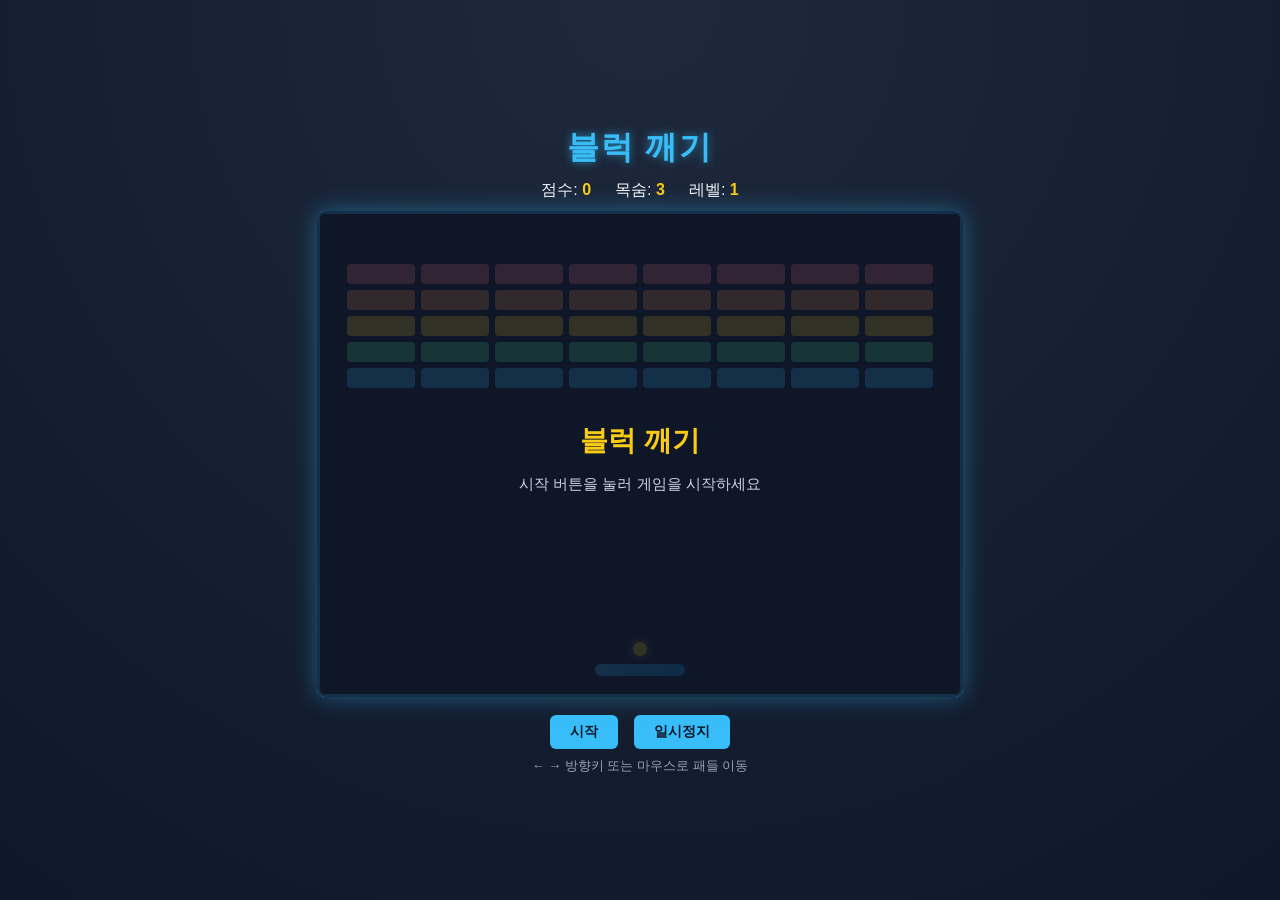
<file: demo/Game02/index.html>
<!DOCTYPE html>
<html lang="ko">
<head>
<meta charset="UTF-8">
<title>블럭깨기 게임</title>
<link rel="stylesheet" href="style.css">
</head>
<body>
  <div class="game-wrap">
    <h1>블럭 깨기</h1>
    <div class="hud">
      <span>점수: <b id="score">0</b></span>
      <span>목숨: <b id="lives">3</b></span>
      <span>레벨: <b id="level">1</b></span>
    </div>
    <div class="canvas-wrap">
      <canvas id="gameCanvas" width="640" height="480"></canvas>
      <div id="overlay" class="overlay">
        <div class="overlay-msg">
          <h2 id="overlayTitle">블럭 깨기</h2>
          <p id="overlaySub">시작 버튼을 눌러 게임을 시작하세요</p>
        </div>
      </div>
    </div>
    <div class="controls">
      <button id="startBtn">시작</button>
      <button id="pauseBtn">일시정지</button>
      <p>← → 방향키 또는 마우스로 패들 이동</p>
    </div>
  </div>
  <script src="game.js"></script>
</body>
</html>
</file>
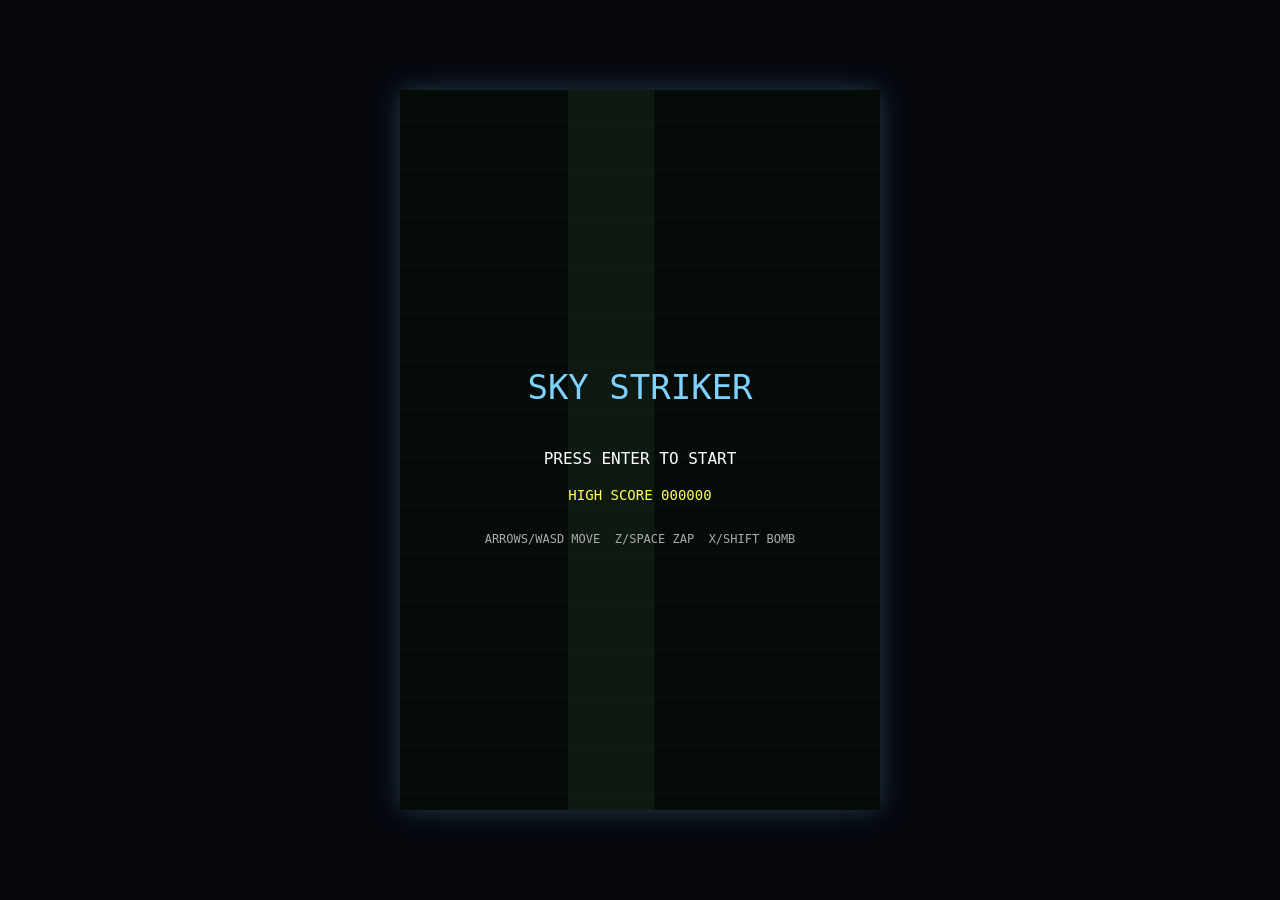
<file: demo/Game03/index.html>
<!DOCTYPE html>
<html lang="ko">
<head>
<meta charset="UTF-8" />
<meta name="viewport" content="width=device-width, initial-scale=1.0" />
<title>Sky Striker</title>
<link rel="stylesheet" href="style.css" />
</head>
<body>
<canvas id="game" width="480" height="720"></canvas>
<script type="module" src="src/main.js"></script>
</body>
</html>
</file>
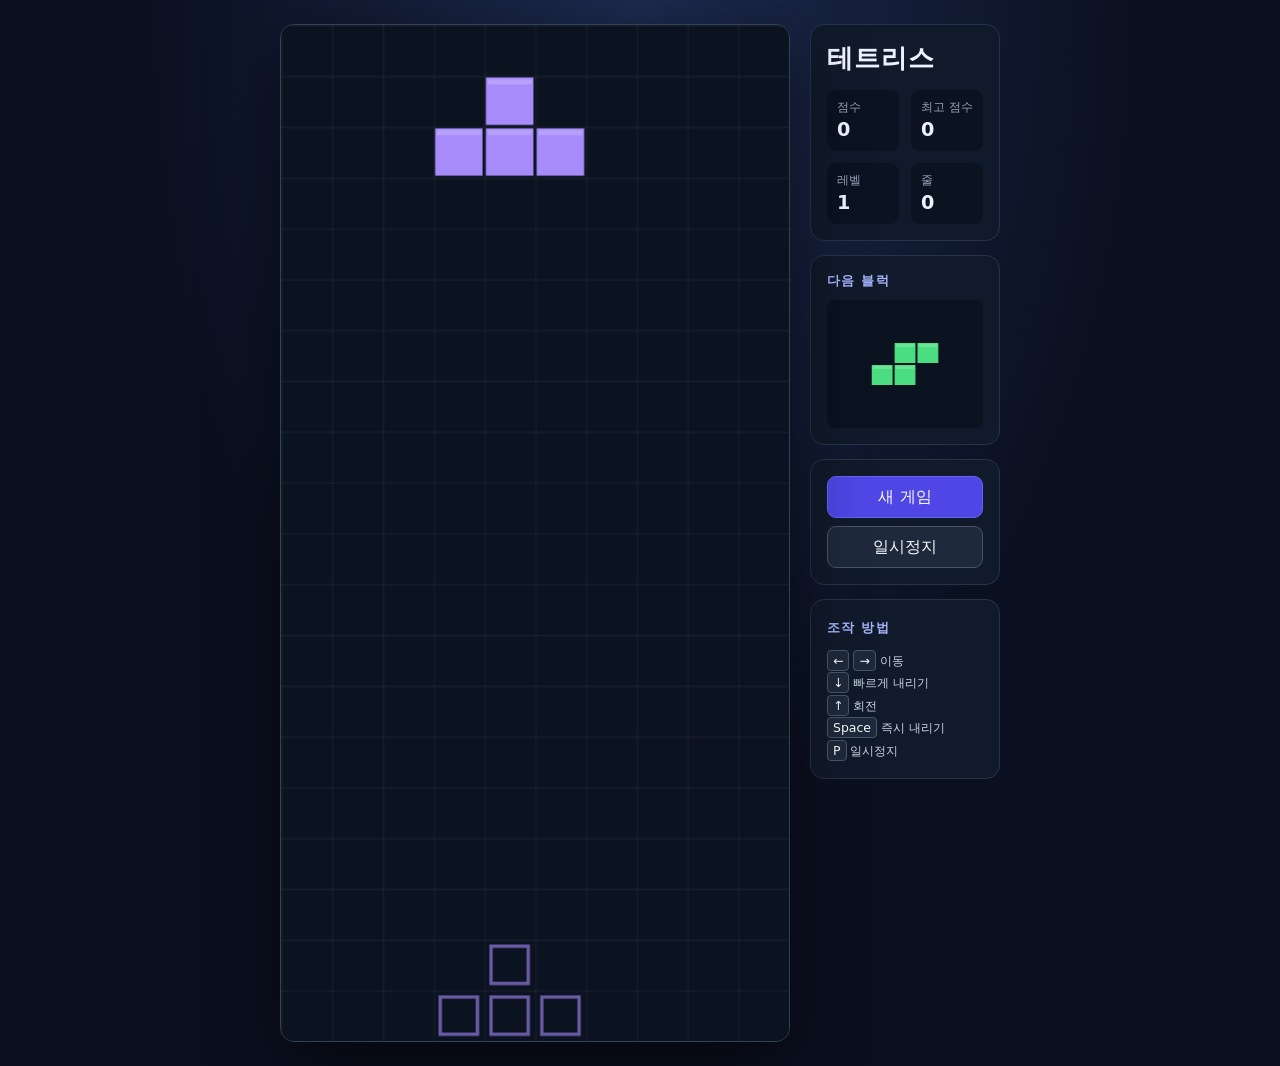
<file: tetris.html>
<!DOCTYPE html>
<html lang="ko">
<head>
  <meta charset="UTF-8">
  <meta name="viewport" content="width=device-width, initial-scale=1">
  <title>테트리스</title>
  <style>
    :root {
      color-scheme: dark;
      font-family: system-ui, -apple-system, BlinkMacSystemFont, "Segoe UI", sans-serif;
      background: #0b1020;
      color: #eef2ff;
    }

    * { box-sizing: border-box; }

    body {
      min-height: 100vh;
      margin: 0;
      display: grid;
      place-items: center;
      padding: 24px;
      background:
        radial-gradient(ellipse at 50% 0%, #1d2b50 0%, transparent 55%),
        #0b1020;
    }

    button { font: inherit; }

    .game {
      width: min(100%, 720px);
      display: grid;
      grid-template-columns: minmax(0, 1fr) 190px;
      gap: 20px;
      align-items: start;
    }

    .board-wrap {
      position: relative;
      overflow: hidden;
      border: 1px solid #334155;
      border-radius: 14px;
      background: #111827;
      box-shadow: 0 24px 70px #0008;
    }

    #board {
      display: block;
      width: 100%;
      height: auto;
      aspect-ratio: 1 / 2;
    }

    .side {
      display: grid;
      gap: 14px;
    }

    .panel {
      padding: 16px;
      border: 1px solid #263449;
      border-radius: 14px;
      background: #111a2b;
    }

    h1 {
      margin: 0 0 14px;
      font-size: 1.65rem;
      letter-spacing: .04em;
    }

    h2 {
      margin: 0 0 10px;
      color: #a5b4fc;
      font-size: .82rem;
      letter-spacing: .1em;
      text-transform: uppercase;
    }

    .stats {
      display: grid;
      grid-template-columns: 1fr 1fr;
      gap: 12px;
    }

    .stat {
      padding: 10px;
      border-radius: 9px;
      background: #0b1220;
    }

    .stat span {
      display: block;
      color: #94a3b8;
      font-size: .72rem;
    }

    .stat strong {
      display: block;
      margin-top: 3px;
      font-size: 1.2rem;
      font-variant-numeric: tabular-nums;
    }

    #next {
      display: block;
      width: 100%;
      height: 128px;
      border-radius: 8px;
      background: #0b1220;
    }

    .actions { display: grid; gap: 8px; }

    .actions button, .mobile-controls button {
      min-height: 42px;
      border: 1px solid #475569;
      border-radius: 9px;
      color: #f8fafc;
      background: #1e293b;
      cursor: pointer;
      transition: background .15s, transform .15s;
    }

    .actions button:hover, .mobile-controls button:hover {
      background: #334155;
    }

    .actions button:active, .mobile-controls button:active {
      transform: translateY(1px);
    }

    .actions .primary {
      border-color: #6366f1;
      background: #4f46e5;
    }

    .help {
      color: #cbd5e1;
      font-size: .78rem;
      line-height: 1.8;
    }

    kbd {
      padding: 2px 5px;
      border: 1px solid #475569;
      border-radius: 4px;
      color: #f8fafc;
      background: #1e293b;
      font: inherit;
      white-space: nowrap;
    }

    .overlay {
      position: absolute;
      inset: 0;
      display: grid;
      place-items: center;
      padding: 20px;
      background: #080d18cc;
      text-align: center;
    }

    .overlay[hidden] { display: none; }
    .overlay strong { display: block; font-size: 1.8rem; }
    .overlay span { display: block; margin-top: 8px; color: #cbd5e1; }

    .mobile-controls {
      display: none;
      grid-template-columns: repeat(5, 1fr);
      gap: 7px;
    }

    .mobile-controls button { min-width: 0; font-size: 1rem; }

    @media (max-width: 620px) {
      body { padding: 12px; }
      .game { grid-template-columns: minmax(0, 1fr) 118px; gap: 10px; }
      .side { gap: 9px; }
      .panel { padding: 10px; border-radius: 10px; }
      h1 { font-size: 1.2rem; }
      h2 { font-size: .68rem; }
      .stats { grid-template-columns: 1fr; gap: 6px; }
      .stat { padding: 7px; }
      .stat strong { font-size: 1rem; }
      #next { height: 90px; }
      .help { font-size: .68rem; line-height: 1.65; }
      .actions button { min-height: 38px; font-size: .8rem; }
      .mobile-controls { grid-column: 1 / -1; display: grid; }
    }
  </style>
</head>
<body>
  <main class="game" aria-label="테트리스 게임">
    <section class="board-wrap" aria-label="게임 보드">
      <canvas id="board" width="300" height="600" aria-label="테트리스 보드"></canvas>
      <div class="overlay" id="overlay" hidden>
        <div>
          <strong id="overlay-title">일시정지</strong>
          <span id="overlay-message">계속하려면 P 키를 누르세요.</span>
        </div>
      </div>
    </section>

    <aside class="side">
      <section class="panel">
        <h1>테트리스</h1>
        <div class="stats">
          <div class="stat"><span>점수</span><strong id="score">0</strong></div>
          <div class="stat"><span>최고 점수</span><strong id="best">0</strong></div>
          <div class="stat"><span>레벨</span><strong id="level">1</strong></div>
          <div class="stat"><span>줄</span><strong id="lines">0</strong></div>
        </div>
      </section>

      <section class="panel">
        <h2>다음 블럭</h2>
        <canvas id="next" width="150" height="128" aria-label="다음 블럭"></canvas>
      </section>

      <section class="panel actions">
        <button class="primary" id="start-button" type="button">새 게임</button>
        <button id="pause-button" type="button">일시정지</button>
      </section>

      <section class="panel help">
        <h2>조작 방법</h2>
        <div><kbd>←</kbd> <kbd>→</kbd> 이동</div>
        <div><kbd>↓</kbd> 빠르게 내리기</div>
        <div><kbd>↑</kbd> 회전</div>
        <div><kbd>Space</kbd> 즉시 내리기</div>
        <div><kbd>P</kbd> 일시정지</div>
      </section>
    </aside>

    <div class="mobile-controls" aria-label="터치 조작">
      <button type="button" data-action="left" aria-label="왼쪽 이동">←</button>
      <button type="button" data-action="rotate" aria-label="회전">↻</button>
      <button type="button" data-action="down" aria-label="아래 이동">↓</button>
      <button type="button" data-action="right" aria-label="오른쪽 이동">→</button>
      <button type="button" data-action="drop" aria-label="즉시 내리기">⤓</button>
    </div>
  </main>

  <script>
    (() => {
      "use strict";

      const COLS = 10;
      const ROWS = 20;
      const SIZE = 30;
      const COLORS = {
        I: "#38bdf8", O: "#facc15", T: "#a78bfa", S: "#4ade80",
        Z: "#fb7185", J: "#60a5fa", L: "#fb923c"
      };
      const SHAPES = {
        I: [[1, 1, 1, 1]],
        O: [[1, 1], [1, 1]],
        T: [[0, 1, 0], [1, 1, 1]],
        S: [[0, 1, 1], [1, 1, 0]],
        Z: [[1, 1, 0], [0, 1, 1]],
        J: [[1, 0, 0], [1, 1, 1]],
        L: [[0, 0, 1], [1, 1, 1]]
      };

      const boardCanvas = document.querySelector("#board");
      const boardContext = boardCanvas.getContext("2d");
      const nextCanvas = document.querySelector("#next");
      const nextContext = nextCanvas.getContext("2d");
      const overlay = document.querySelector("#overlay");
      const overlayTitle = document.querySelector("#overlay-title");
      const overlayMessage = document.querySelector("#overlay-message");
      const scoreElement = document.querySelector("#score");
      const bestElement = document.querySelector("#best");
      const levelElement = document.querySelector("#level");
      const linesElement = document.querySelector("#lines");

      let board;
      let current;
      let queue;
      let bag;
      let score = 0;
      let lines = 0;
      let level = 1;
      let best = loadBest();
      let running = true;
      let paused = false;
      let gameOver = false;
      let lastTime = 0;
      let dropTimer = 0;

      function loadBest() {
        try {
          return Number(localStorage.getItem("tetris-best")) || 0;
        } catch (error) {
          return 0;
        }
      }

      function saveBest() {
        try {
          localStorage.setItem("tetris-best", String(best));
        } catch (error) {
          bestElement.title = "이 브라우저에서는 최고 점수를 저장할 수 없습니다.";
        }
      }

      function emptyBoard() {
        return Array.from({ length: ROWS }, () => Array(COLS).fill(null));
      }

      function refillBag() {
        bag = Object.keys(SHAPES);
        for (let i = bag.length - 1; i > 0; i--) {
          const j = Math.floor(Math.random() * (i + 1));
          [bag[i], bag[j]] = [bag[j], bag[i]];
        }
      }

      function takePiece() {
        if (bag.length === 0) refillBag();
        const type = bag.pop();
        const shape = SHAPES[type].map(row => row.slice());
        return {
          type,
          shape,
          x: Math.floor((COLS - shape[0].length) / 2),
          y: 0
        };
      }

      function ensureQueue() {
        while (queue.length < 4) queue.push(takePiece());
      }

      function spawnPiece() {
        ensureQueue();
        current = queue.shift();
        ensureQueue();
        drawNext();
        if (collides(current, 0, 0, current.shape)) endGame();
      }

      function startGame() {
        board = emptyBoard();
        queue = [];
        bag = [];
        score = 0;
        lines = 0;
        level = 1;
        dropTimer = 0;
        paused = false;
        gameOver = false;
        running = true;
        overlay.hidden = true;
        updateStats();
        spawnPiece();
        lastTime = performance.now();
        draw();
      }

      function collides(piece, dx, dy, shape) {
        for (let y = 0; y < shape.length; y++) {
          for (let x = 0; x < shape[y].length; x++) {
            if (!shape[y][x]) continue;
            const boardX = piece.x + x + dx;
            const boardY = piece.y + y + dy;
            if (boardX < 0 || boardX >= COLS || boardY >= ROWS) return true;
            if (boardY >= 0 && board[boardY][boardX]) return true;
          }
        }
        return false;
      }

      function rotateShape(shape) {
        return shape[0].map((_, x) => shape.map(row => row[x]).reverse());
      }

      function rotatePiece() {
        const rotated = rotateShape(current.shape);
        for (const offset of [0, -1, 1, -2, 2]) {
          if (!collides(current, offset, 0, rotated)) {
            current.x += offset;
            current.shape = rotated;
            draw();
            return;
          }
        }
      }

      function move(dx, dy) {
        if (!collides(current, dx, dy, current.shape)) {
          current.x += dx;
          current.y += dy;
          return true;
        }
        return false;
      }

      function lockPiece() {
        current.shape.forEach((row, y) => row.forEach((cell, x) => {
          if (!cell) return;
          const boardY = current.y + y;
          if (boardY >= 0) board[boardY][current.x + x] = current.type;
        }));

        clearLines();
        spawnPiece();
      }

      function clearLines() {
        let cleared = 0;
        for (let y = ROWS - 1; y >= 0; y--) {
          if (board[y].every(Boolean)) {
            board.splice(y, 1);
            board.unshift(Array(COLS).fill(null));
            cleared++;
            y++;
          }
        }
        if (cleared) {
          const points = [0, 100, 300, 500, 800][cleared] * level;
          score += points;
          lines += cleared;
          level = Math.floor(lines / 10) + 1;
          if (score > best) {
            best = score;
            saveBest();
          }
          updateStats();
        }
      }

      function hardDrop() {
        let distance = 0;
        while (move(0, 1)) distance++;
        score += distance * 2;
        if (score > best) {
          best = score;
          saveBest();
        }
        updateStats();
        lockPiece();
      }

      function endGame() {
        gameOver = true;
        running = false;
        overlayTitle.textContent = "게임 오버";
        overlayMessage.textContent = "새 게임 버튼 또는 Enter 키로 다시 시작하세요.";
        overlay.hidden = false;
      }

      function togglePause() {
        if (gameOver) return;
        paused = !paused;
        if (paused) {
          overlayTitle.textContent = "일시정지";
          overlayMessage.textContent = "계속하려면 P 키를 누르세요.";
          overlay.hidden = false;
        } else {
          overlay.hidden = true;
          lastTime = performance.now();
        }
      }

      function updateStats() {
        scoreElement.textContent = score.toLocaleString("ko-KR");
        bestElement.textContent = best.toLocaleString("ko-KR");
        levelElement.textContent = level;
        linesElement.textContent = lines;
      }

      function drawCell(context, x, y, color, size) {
        context.fillStyle = color;
        context.fillRect(x * size + 1, y * size + 1, size - 2, size - 2);
        context.fillStyle = "#ffffff30";
        context.fillRect(x * size + 2, y * size + 2, size - 4, 3);
      }

      function draw() {
        boardContext.fillStyle = "#0b1220";
        boardContext.fillRect(0, 0, boardCanvas.width, boardCanvas.height);

        boardContext.strokeStyle = "#ffffff0b";
        boardContext.lineWidth = 1;
        for (let x = 0; x <= COLS; x++) {
          boardContext.beginPath();
          boardContext.moveTo(x * SIZE + 0.5, 0);
          boardContext.lineTo(x * SIZE + 0.5, ROWS * SIZE);
          boardContext.stroke();
        }
        for (let y = 0; y <= ROWS; y++) {
          boardContext.beginPath();
          boardContext.moveTo(0, y * SIZE + 0.5);
          boardContext.lineTo(COLS * SIZE, y * SIZE + 0.5);
          boardContext.stroke();
        }

        board.forEach((row, y) => row.forEach((type, x) => {
          if (type) drawCell(boardContext, x, y, COLORS[type], SIZE);
        }));

        if (current) {
          let ghostY = current.y;
          while (!collides(current, 0, ghostY - current.y + 1, current.shape)) ghostY++;
          current.shape.forEach((row, y) => row.forEach((cell, x) => {
            if (!cell) return;
            const gx = current.x + x;
            const gy = ghostY + y;
            boardContext.strokeStyle = `${COLORS[current.type]}99`;
            boardContext.lineWidth = 2;
            boardContext.strokeRect(gx * SIZE + 4, gy * SIZE + 4, SIZE - 8, SIZE - 8);
            drawCell(boardContext, current.x + x, current.y + y, COLORS[current.type], SIZE);
          }));
        }
      }

      function drawNext() {
        nextContext.clearRect(0, 0, nextCanvas.width, nextCanvas.height);
        nextContext.fillStyle = "#0b1220";
        nextContext.fillRect(0, 0, nextCanvas.width, nextCanvas.height);
        const piece = queue[0];
        if (!piece) return;
        const size = 22;
        const width = piece.shape[0].length * size;
        const height = piece.shape.length * size;
        const offsetX = (nextCanvas.width - width) / 2;
        const offsetY = (nextCanvas.height - height) / 2;
        piece.shape.forEach((row, y) => row.forEach((cell, x) => {
          if (!cell) return;
          nextContext.fillStyle = COLORS[piece.type];
          nextContext.fillRect(offsetX + x * size + 1, offsetY + y * size + 1, size - 2, size - 2);
          nextContext.fillStyle = "#ffffff30";
          nextContext.fillRect(offsetX + x * size + 2, offsetY + y * size + 2, size - 4, 3);
        }));
      }

      function frame(time) {
        const delta = Math.min(time - lastTime, 100);
        lastTime = time;
        if (running && !paused) {
          dropTimer += delta;
          const interval = Math.max(90, 850 - (level - 1) * 65);
          if (dropTimer >= interval) {
            dropTimer = 0;
            if (!move(0, 1)) lockPiece();
          }
          draw();
        }
        requestAnimationFrame(frame);
      }

      function performAction(action) {
        if (gameOver) return;
        if (paused) {
          if (action === "pause") togglePause();
          return;
        }
        if (!running) return;
        if (action === "left") move(-1, 0);
        if (action === "right") move(1, 0);
        if (action === "down") {
          if (move(0, 1)) {
            score++;
            if (score > best) {
              best = score;
              saveBest();
            }
            updateStats();
          } else {
            lockPiece();
          }
        }
        if (action === "rotate") rotatePiece();
        if (action === "drop") hardDrop();
        if (action === "pause") togglePause();
        draw();
      }

      document.addEventListener("keydown", event => {
        const actions = {
          ArrowLeft: "left",
          ArrowRight: "right",
          ArrowDown: "down",
          ArrowUp: "rotate",
          " ": "drop",
          p: "pause",
          P: "pause"
        };
        const action = actions[event.key];
        if (action) {
          event.preventDefault();
          performAction(action);
        } else if (event.key === "Enter" && gameOver) {
          startGame();
        }
      });

      document.querySelector("#start-button").addEventListener("click", startGame);
      document.querySelector("#pause-button").addEventListener("click", () => performAction("pause"));
      document.querySelectorAll("[data-action]").forEach(button => {
        button.addEventListener("click", () => performAction(button.dataset.action));
      });

      bestElement.textContent = best.toLocaleString("ko-KR");
      startGame();
      requestAnimationFrame(frame);
    })();
  </script>
</body>
</html>
</file>
<file: demo/Game02/style.css>
* {
  box-sizing: border-box;
}

body {
  margin: 0;
  min-height: 100vh;
  display: flex;
  align-items: center;
  justify-content: center;
  background: radial-gradient(circle at top, #1e293b, #0f172a);
  font-family: 'Segoe UI', Arial, sans-serif;
  color: #f1f5f9;
}

.game-wrap {
  text-align: center;
  padding: 20px;
}

h1 {
  margin: 0 0 10px;
  letter-spacing: 2px;
  color: #38bdf8;
  text-shadow: 0 0 10px rgba(56, 189, 248, 0.6);
}

.hud {
  display: flex;
  justify-content: center;
  gap: 24px;
  margin-bottom: 10px;
  font-size: 16px;
}

.hud b {
  color: #facc15;
}

canvas {
  background: #0b1120;
  border: 3px solid #38bdf8;
  border-radius: 8px;
  box-shadow: 0 0 25px rgba(56, 189, 248, 0.4);
  display: block;
  margin: 0 auto;
  cursor: none;
}

.controls {
  margin-top: 14px;
}

.controls p {
  font-size: 13px;
  color: #94a3b8;
  margin: 8px 0 0;
}

button {
  background: #38bdf8;
  color: #0f172a;
  border: none;
  padding: 8px 20px;
  margin: 0 6px;
  font-size: 14px;
  font-weight: bold;
  border-radius: 6px;
  cursor: pointer;
  transition: transform 0.1s, background 0.2s;
}

button:hover {
  background: #7dd3fc;
  transform: translateY(-1px);
}

button:active {
  transform: translateY(0);
}

.canvas-wrap {
  position: relative;
  display: inline-block;
}

.overlay {
  position: absolute;
  top: 0;
  left: 0;
  right: 0;
  bottom: 0;
  display: flex;
  align-items: center;
  justify-content: center;
  background: rgba(15, 23, 42, 0.85);
  border-radius: 8px;
}

.overlay.hidden {
  display: none;
}

.overlay-msg {
  text-align: center;
}

.overlay-msg h2 {
  color: #facc15;
  font-size: 28px;
  margin-bottom: 8px;
}

.overlay-msg p {
  color: #cbd5e1;
  font-size: 15px;
}
</file>
<file: demo/Game03/style.css>
* {
  margin: 0;
  padding: 0;
  box-sizing: border-box;
}

html,
body {
  height: 100%;
  background: #05070d;
  display: flex;
  align-items: center;
  justify-content: center;
}

#game {
  background: #0c1a12;
  box-shadow: 0 0 24px rgba(127, 210, 255, 0.25);
  image-rendering: pixelated;
}
</file>
